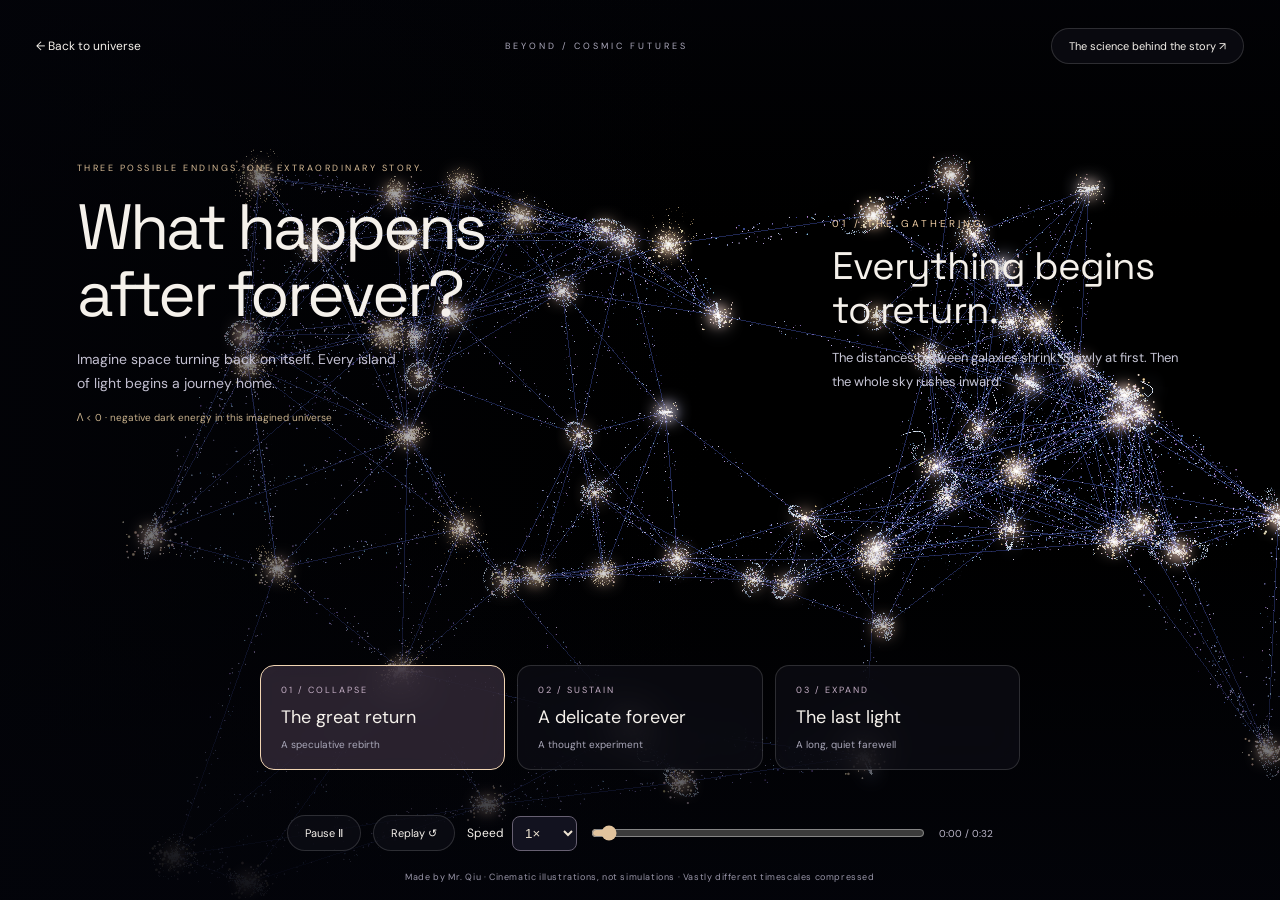
<file: futures.html>
<!doctype html><html lang="en"><head><meta charset="utf-8"><meta name="viewport" content="width=device-width,initial-scale=1"><meta name="theme-color" content="#050511"><title>Cosmic Futures — Beyond</title><link rel="icon" href="assets/favicon.svg"><link rel="stylesheet" href="css/futures.css?v=20261028a"><script type="importmap">{"imports":{"three":"./vendor/three.module.js"}}</script></head><body>
<main id="future-canvas" aria-label="Animated imagined futures of the universe"></main><div class="vignette"></div>
<header><a href="./#solar-system">← Back to universe</a><span>BEYOND / COSMIC FUTURES</span><button id="science-open">The science behind the story ↗</button></header>
<section class="intro"><p class="eyebrow">THREE POSSIBLE ENDINGS. ONE EXTRAORDINARY STORY.</p><h1>What happens<br>after forever?</h1><p id="premise">Imagine space turning back on itself. Every island of light begins a journey home.</p><div id="lambda">Λ &lt; 0 · an imagined universe with negative dark energy</div></section>
<div class="chapter-caption" aria-live="polite"><p id="era">01 / THE GATHERING</p><h2 id="caption">Everything begins to return.</h2><p id="story">The distances between galaxies shrink. Slowly at first. Then the whole sky rushes inward.</p></div>
<nav aria-label="Choose a cosmic future"><button data-chapter="0" aria-pressed="true"><small>01 / COLLAPSE</small><strong>The great return</strong><span>A speculative rebirth</span></button><button data-chapter="1" aria-pressed="false"><small>02 / SUSTAIN</small><strong>A delicate forever</strong><span>A thought experiment</span></button><button data-chapter="2" aria-pressed="false"><small>03 / EXPAND</small><strong>The last light</strong><span>A long, quiet farewell</span></button></nav>
<footer><div class="playback"><button id="play">Pause Ⅱ</button><button id="replay">Replay ↺</button><label class="speed">Speed <select id="playback-speed" aria-label="Animation speed"><option value="0.5">0.5×</option><option value="1" selected>1×</option><option value="2">2×</option><option value="4">4×</option></select></label><label class="scrub">Journey <input id="timeline" aria-label="Chapter progress" type="range" min="0" max="1000" value="0"></label><output id="progress">0:00 / 0:32</output></div><p>Made by Mr. Qiu · Cinematic illustrations, not simulations · Vastly different timescales compressed</p></footer>
<dialog id="science"><button id="science-close">← Back to the story</button><p class="eyebrow">A LITTLE SCIENCE. A LOT OF WONDER.</p><h2>A tiny symbol.<br>A cosmic question.</h2><p>Λ (“lambda”) is Einstein’s cosmological constant: one possible way to describe dark energy. It is not Newton’s gravity constant. The fate of space also depends on its matter, geometry and how dark energy behaves.</p><h3>Collapse · Λ &lt; 0</h3><p>Negative vacuum energy can lead an expanding universe to turn around and collapse. Our glowing rebirth is a speculative Big Bounce, not an established prediction. The outside view and central gathering point are artistic storytelling.</p><h3>Sustain · Λ finely balanced with matter</h3><p>Imagine gravity and cosmic expansion poised on a tightrope. Einstein once explored a static universe with positive Λ balanced against matter and curvature. That balance is unstable: a tiny disturbance can undo it. This is a “what if”, not a forecast, and Λ = 0 does not automatically mean a static universe.</p><h3>Expand · constant Λ &gt; 0</h3><p>If positive dark energy stays constant, expansion can keep accelerating. Faraway galaxies slip beyond view. Bound systems do not simply stretch apart: our local neighbourhood stays together while its stars age. Much later, usable energy becomes scarce—the idea behind heat death.</p><p>The galaxies in this film keep their sizes as their separations grow. This is a stylised view of widely separated galaxies, not a claim that every gravitationally bound neighbour moves apart. The camera is an imaginary outside view: the universe has no known central point of expansion. Recession beyond view and the eventual fading of stars happen on very different timescales, compressed here into seconds.</p><p>We know expansion is accelerating. We do not yet know the final ending.</p><div class="sources"><a href="https://science.nasa.gov/dark-energy/" target="_blank" rel="noopener">NASA · dark energy ↗</a><a href="https://science.nasa.gov/sun/facts/" target="_blank" rel="noopener">NASA · our Sun’s future ↗</a><a href="https://academic.oup.com/mnras/article/421/1/561/990373" target="_blank" rel="noopener">Cosmic balance and collapse ↗</a></div></dialog>
<p id="error" hidden>This journey needs WebGL. <a href="./#solar-system">← Back to universe</a></p><script type="module" src="js/journey/futures.js?v=20261028a"></script></body></html>
</file>
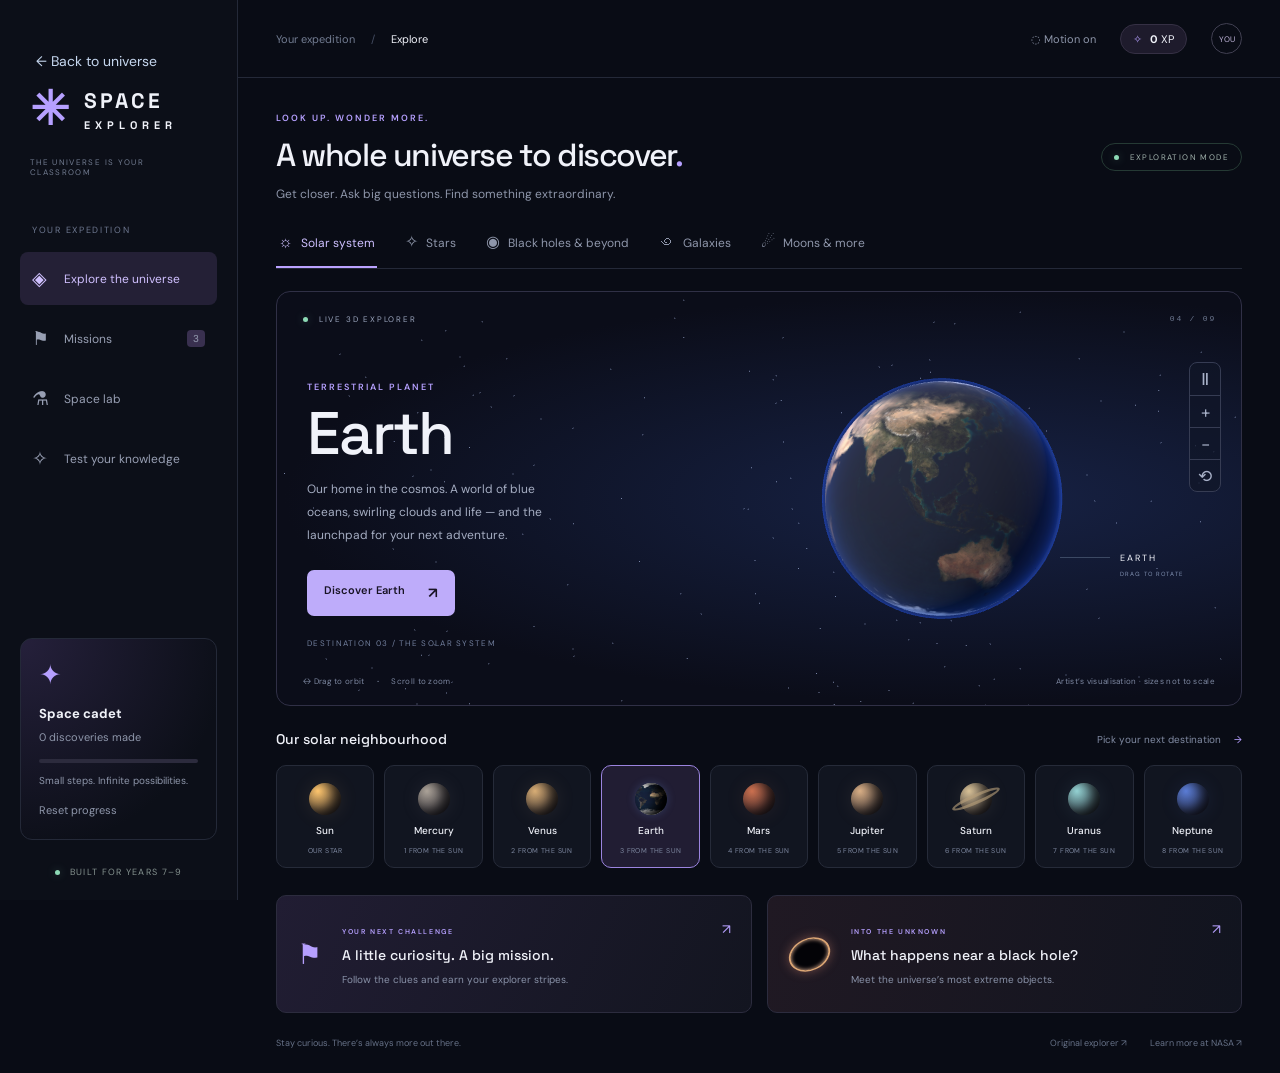
<file: learn.html>
<!doctype html>
<html lang="en">
<head>
<meta charset="utf-8"><meta name="viewport" content="width=device-width,initial-scale=1">
<link rel="icon" href="assets/favicon.svg">
<meta name="theme-color" content="#090c15"><meta name="description" content="Your mission to understand the universe. An interactive space explorer for Years 7–9.">
<title>Space Explorer — Your universe awaits</title>
<link rel="stylesheet" href="css/explorer.css">
<script type="importmap">{"imports":{"three":"./vendor/three.module.js","three/addons/controls/OrbitControls.js":"./vendor/OrbitControls.js"}}</script>
</head>
<body>
<a class="skip" href="#main">Skip to exploration</a>
<aside class="sidebar"><a href="./#solar-system" style="display:block;padding:16px;color:#c6d7ef">← Back to universe</a>
<a class="brand" href="./#solar-system"><span class="brand-symbol">✳</span><span>SPACE<span class="brand-small">EXPLORER</span></span></a>
<div class="edition">THE UNIVERSE IS YOUR CLASSROOM</div>
<div class="nav-label">YOUR EXPEDITION</div>
<nav aria-label="Main navigation">
<button class="nav-item active" data-page="explore"><span>◈</span> Explore the universe</button>
<button class="nav-item" data-page="missions"><span>⚑</span> Missions <small>3</small></button>
<button class="nav-item" data-page="lab"><span>⚗</span> Space lab</button>
<button class="nav-item" data-page="quiz"><span>✧</span> Test your knowledge</button>
</nav>
<div class="sidebar-bottom"><div class="rank-icon">✦</div><strong id="rank">Space cadet</strong><span id="progress-copy">0 discoveries made</span><div class="progress-track"><i id="progress-fill"></i></div><p>Small steps. Infinite possibilities.</p><button id="reset-progress" class="text-button">Reset progress</button></div>
<div class="year-tag"><span class="status-dot"></span> BUILT FOR YEARS 7–9</div>
</aside>
<div class="workspace">
<header class="topbar"><div><span class="breadcrumb">Your expedition</span><span class="slash">/</span><span id="page-title">Explore</span></div><div class="top-actions"><button id="motion" class="text-button" aria-pressed="false">◌ Motion on</button><span class="xp"><span>✧</span> <b id="xp">0</b> XP</span><span class="avatar">YOU</span></div></header>
<main id="main" tabindex="-1">
<section id="explore-page">
<div class="page-heading"><div><div class="eyebrow">LOOK UP. WONDER MORE.</div><h1>A whole universe to discover<span>.</span></h1><p>Get closer. Ask big questions. Find something extraordinary.</p></div><span class="live-tag"><span class="status-dot"></span> EXPLORATION MODE</span></div>
<div class="category-tabs" role="group" aria-label="Choose a space collection"></div>
<section class="universe" aria-label="Interactive celestial object viewer">
<div id="viewport"><div id="render-status">Preparing your window to the universe…</div></div>
<div class="viewer-top"><span><i class="status-dot"></i> LIVE 3D EXPLORER</span><span id="object-index">03 / 09</span></div>
<div class="object-copy"><div class="eyebrow" id="object-type"></div><h2 id="object-name"></h2><p id="object-description"></p><button class="primary" id="discover">Discover Earth <span>↗</span></button><div class="object-coordinate" id="object-coordinate"></div></div>
<div class="planet-label"><span class="label-line"></span><span id="visual-label">EARTH</span><small>DRAG TO ROTATE</small></div>
<div class="viewer-tools"><button id="pause" aria-label="Pause rotation" title="Pause rotation">Ⅱ</button><button id="zoom-in" aria-label="Zoom in" title="Zoom in">+</button><button id="zoom-out" aria-label="Zoom out" title="Zoom out">−</button><button id="reset-view" aria-label="Reset camera" title="Reset camera">⟲</button></div>
<div class="viewer-bottom"><span>↔ Drag to orbit <b>·</b> Scroll to zoom</span><span>Artist’s visualisation · sizes not to scale</span></div>
</section>
<div class="objects-heading"><h3 id="collection-title">Our solar neighbourhood</h3><span>Pick your next destination <span>→</span></span></div>
<div id="object-cards" class="object-cards"></div>
<div class="feature-grid"><button class="feature-card mission-feature" data-page="missions"><span class="feature-icon">⚑</span><div><span class="eyebrow">YOUR NEXT CHALLENGE</span><h3>A little curiosity. A big mission.</h3><p>Follow the clues and earn your explorer stripes.</p></div><span class="feature-arrow">↗</span></button><button class="feature-card hole-feature" id="black-hole-link"><span class="mini-hole"></span><div><span class="eyebrow">INTO THE UNKNOWN</span><h3>What happens near a black hole?</h3><p>Meet the universe’s most extreme objects.</p></div><span class="feature-arrow">↗</span></button></div>
</section>
<section id="activity-page" hidden></section>
<footer><span>Stay curious. There’s always more out there.</span><a href="classic.html">Original explorer ↗</a><a href="https://science.nasa.gov/solar-system/" target="_blank" rel="noreferrer">Learn more at NASA ↗</a></footer>
</main>
</div>
<dialog id="detail-dialog"><button class="dialog-close" aria-label="Close details">×</button><div id="detail-content"></div></dialog>
<div id="toast" role="status" aria-live="polite"></div>
<script type="module" src="js/explorer.js"></script>
</body></html>
</file>
<file: css/futures.css>
@import url('https://fonts.googleapis.com/css2?family=DM+Sans:wght@400;500&family=Space+Grotesk:wght@400;500&display=swap');
*{box-sizing:border-box}body{margin:0;background:#03040a;color:#f5f1eb;font-family:'DM Sans',sans-serif;overflow:hidden}button,a,input{-webkit-tap-highlight-color:transparent}button,a{color:inherit}button{font:inherit;cursor:pointer}a{text-decoration:none}button:focus-visible,a:focus-visible,input:focus-visible{outline:2px solid #ead2a3;outline-offset:4px}[hidden]{display:none!important}#future-canvas,.vignette{position:fixed;inset:0}canvas{display:block;width:100%;height:100%}.vignette{pointer-events:none;background:linear-gradient(90deg,#03040ab3,transparent 55%),linear-gradient(#03040a88,transparent 25%,transparent 60%,#03040ae8)}header{position:fixed;top:28px;left:36px;right:36px;display:flex;align-items:center;justify-content:space-between;font-size:12px}header span{font-size:9px;letter-spacing:3px;color:#adaabd}button{border:1px solid #ffffff25;background:#10101a90;border-radius:24px;padding:10px 17px;backdrop-filter:blur(18px)}header button{font-size:11px}.intro{position:fixed;top:17%;left:6%;max-width:430px;pointer-events:none}.eyebrow{font-size:9px;letter-spacing:2.5px;color:#d8bc96}h1{font:400 clamp(40px,5vw,76px)/1.05 'Space Grotesk',sans-serif;letter-spacing:-3px;margin:20px 0}#premise{font-size:14px;line-height:1.7;color:#c2bfd0;max-width:320px}#lambda{font-size:10px;line-height:1.6;color:#c9b28d;max-width:300px}.chapter-caption{position:fixed;right:7%;top:23%;width:28%;text-shadow:0 2px 25px #000;pointer-events:none}#era{font-size:10px;letter-spacing:3px;color:#e9c8a0}h2{font:400 clamp(24px,3vw,42px)/1.15 'Space Grotesk',sans-serif;letter-spacing:-1px;margin:14px 0}#story{font-size:13px;line-height:1.8;color:#c7c6d6}nav{position:fixed;bottom:130px;left:50%;transform:translateX(-50%);display:flex;gap:12px;width:min(760px,90%)}nav button{border-radius:14px;flex:1;text-align:left;padding:18px 20px;transition:background .5s,border-color .5s}nav button[aria-pressed=true]{background:#50405480;border-color:#f1d5b3}nav small,nav strong,nav span{display:block}nav small{font-size:9px;letter-spacing:2px;color:#c6b0c7}nav strong{font-weight:400;font-size:18px;margin:9px 0}nav span{font-size:10px;color:#aaa8ba}footer{position:fixed;bottom:17px;left:6%;right:6%;text-align:center}.playback{display:flex;justify-content:center;align-items:center;gap:12px}.playback button{font-size:11px}footer p{font-size:9px;letter-spacing:.6px;color:#9996a9;margin:20px 0 0}.scrub{font-size:0;display:flex;width:30%;max-width:360px}input{width:100%;accent-color:#e1c39d}output{font-size:10px;color:#bdb8cb;font-variant-numeric:tabular-nums}dialog{border:1px solid #ffffff30;border-radius:20px;background:#10101a;color:#eee7f2;width:min(700px,92vw);max-height:85vh;padding:30px;line-height:1.8}dialog::backdrop{background:#000b;backdrop-filter:blur(12px)}dialog p{font-size:14px;color:#c9c3d4}dialog h3{font-size:17px;color:#ecd1ad}#science-close{position:sticky;top:0;background:#222130}.sources{display:flex;flex-wrap:wrap;gap:18px;font-size:12px;color:#e8c99d}#error{position:fixed;top:45%;left:10%;background:#111;padding:30px}body[data-chapter="2"] #lambda{color:#94c4e4}@media(max-width:700px){header{top:18px;left:20px;right:20px}header span{display:none}header button{max-width:140px;font-size:10px;padding:8px}.intro{top:12%;left:6%;max-width:88%}h1{font-size:40px;margin:10px 0;letter-spacing:-1.7px}.eyebrow{font-size:8px}#premise{font-size:12px;max-width:280px;margin:7px 0}#lambda{font-size:9px}.chapter-caption{top:45%;left:6%;right:auto;width:82%}h2{font-size:28px;margin:8px 0}#story{font-size:12px;max-width:320px;margin:5px 0}nav{bottom:130px;gap:6px;width:94%}nav button{padding:12px 9px}nav small{font-size:7px;letter-spacing:1px}nav strong{font-size:13px}nav span{font-size:9px}.playback{gap:6px;flex-wrap:wrap}.playback button{padding:8px 12px}.scrub{width:32%}footer{left:3%;right:3%;bottom:14px}footer p{font-size:8px;line-height:1.5;margin-top:12px}output{font-size:9px}}@media(max-height:650px){.intro{top:13%}h1{font-size:38px}nav{bottom:100px}nav button{padding:10px}nav span{display:none}.chapter-caption{top:23%}footer p{margin-top:9px}}

.speed{display:flex;align-items:center;gap:8px;font-size:12px}.speed select{background:#12121f;color:#eee4d2;border:1px solid #676072;border-radius:8px;padding:8px;cursor:pointer}.playback{flex-wrap:wrap}
</file>
<file: css/explorer.css>
@import url('https://fonts.googleapis.com/css2?family=DM+Sans:wght@400;500;600;700&family=Space+Grotesk:wght@400;500;600;700&display=swap');
:root{color-scheme:dark;--bg:#090c15;--panel:#10141f;--border:#242938;--muted:#8e96aa;--text:#f0f2f9;--accent:#b6a0ff;--green:#8ddab6}*{box-sizing:border-box}body{margin:0;background:var(--bg);color:var(--text);font:14px 'DM Sans',sans-serif}button,a,input,select{ -webkit-tap-highlight-color:transparent}button,input,select{font:inherit}button,a{touch-action:manipulation}button{cursor:pointer;color:inherit}button{border:0}a{color:inherit;text-decoration:none}button:focus-visible,a:focus-visible,input:focus-visible,select:focus-visible{outline:2px solid var(--accent);outline-offset:4px}button:disabled{cursor:default}h1,h2,h3,.brand{font-family:'Space Grotesk',sans-serif}button:hover{filter:brightness(1.13)}.sidebar{width:238px;position:fixed;inset:0 auto 0 0;border-right:1px solid var(--border);padding:36px 20px 22px;display:flex;flex-direction:column;background:#0c0f18}.brand{display:flex;align-items:center;gap:12px;font-size:21px;letter-spacing:3px;font-weight:700;padding:0 10px}.brand-symbol{font-size:47px;color:var(--accent);line-height:1}.brand-small{display:block;font-size:11px;letter-spacing:5px;margin-top:4px}.edition{font-size:8px;letter-spacing:1.35px;color:#727c91;margin:24px 10px 47px}.nav-label{color:#6e7890;letter-spacing:1.7px;font-size:9px;margin:0 12px 16px}.nav-item{background:none;width:100%;padding:14px 12px;text-align:left;border-radius:8px;font-size:12px;color:#989fb3;margin-bottom:7px;display:flex;align-items:center;gap:12px}.nav-item>span{font-size:19px;width:20px}.nav-item.active{background:#242036;color:#d0c0ff}.nav-item small{margin-left:auto;background:#39304f;border-radius:4px;padding:2px 6px}.sidebar-bottom{margin-top:auto;border:1px solid var(--border);border-radius:12px;padding:18px;position:relative;background:radial-gradient(ellipse at top left,#25203b,transparent 75%)}.rank-icon{color:var(--accent);font-size:27px;margin-bottom:13px}.sidebar-bottom strong,.sidebar-bottom>span{display:block}.sidebar-bottom strong{font-size:13px}.sidebar-bottom>span{font-size:11px;color:var(--muted);margin-top:8px}.progress-track{height:4px;background:#2c2b3d;border-radius:3px;margin-top:15px;overflow:hidden}.progress-track i{display:block;height:100%;background:var(--accent)}.sidebar-bottom p{font-size:10px;color:var(--muted);line-height:1.6}.text-button{background:none;color:var(--muted);font-size:11px;padding:4px 0}.year-tag{font-size:9px;letter-spacing:1.3px;text-align:center;margin-top:26px;color:#85928f}.status-dot{display:inline-block;width:5px;height:5px;background:var(--green);border-radius:100%;margin-right:7px;box-shadow:0 0 10px #8ddab655}.workspace{margin-left:238px}.topbar{height:78px;border-bottom:1px solid var(--border);display:flex;align-items:center;justify-content:space-between;padding:0 38px;font-size:11px}.breadcrumb{color:#727c91}.slash{margin:0 16px;color:#444d62}.top-actions{display:flex;gap:24px;align-items:center}.xp{font-size:11px;background:#1e1b2c;border:1px solid #353044;padding:7px 12px;border-radius:20px}.xp span{color:var(--accent);margin-right:5px}.avatar{display:grid;place-items:center;border:1px solid #414052;border-radius:50%;width:31px;height:31px;font-size:8px;color:#bfb4d9}main{padding:34px 38px 0;max-width:1660px;margin:auto}.eyebrow{font-size:9px;letter-spacing:2px;font-weight:600;color:var(--accent)}.page-heading{display:flex;align-items:center;justify-content:space-between;margin-bottom:29px}h1{font-size:clamp(25px,2.5vw,38px);letter-spacing:-1.4px;font-weight:500;margin:11px 0}h1>span{color:var(--accent)}.page-heading p{font-size:12px;color:var(--muted);margin:0}.live-tag{font-size:8px;letter-spacing:1.4px;color:#a2b3ad;border:1px solid #253a34;border-radius:20px;padding:8px 12px;white-space:nowrap}.category-tabs{display:flex;gap:26px;border-bottom:1px solid var(--border);margin-bottom:22px;overflow-x:auto}.category-tabs button{background:none;color:var(--muted);font-size:12px;white-space:nowrap;padding:0 2px 14px;border-bottom:2px solid transparent}.category-tabs button.active{color:#cec0ff;border-color:#baa2ff}.category-tabs button span{margin-right:8px;font-size:16px}.universe{height:415px;min-height:360px;border:1px solid #303046;border-radius:14px;position:relative;overflow:hidden;background:radial-gradient(ellipse at 72% 50%,#172245,#0b0d19 70%)}#viewport{position:absolute;inset:0}#viewport canvas{display:block;width:100%;height:100%;touch-action:none}#render-status{position:absolute;top:46%;right:10%;font-size:12px;color:var(--muted);max-width:220px}.viewer-top{position:absolute;top:22px;left:26px;right:25px;display:flex;justify-content:space-between;font-size:8px;letter-spacing:1.8px;color:#9ca6be;pointer-events:none}.viewer-top>span:last-child{font-family:monospace;color:#6d7890}.object-copy{position:absolute;left:30px;top:89px;width:33%;pointer-events:none}.object-copy h2{font-size:60px;font-weight:500;letter-spacing:-2px;margin:9px 0 13px;line-height:1.05}.object-copy p{font-size:12px;line-height:1.9;color:#a5adc2;max-width:270px}.primary{display:inline-flex;justify-content:space-between;gap:23px;background:#beacfa;color:#181324;border-radius:7px;padding:13px 17px;font-weight:600;font-size:11px;pointer-events:auto;margin-top:12px}.primary span{font-size:15px}.object-coordinate{font-size:8px;letter-spacing:1.3px;color:#727f9d;margin-top:22px}.planet-label{position:absolute;right:6%;top:63%;font-size:9px;letter-spacing:2px;pointer-events:none}.planet-label small{display:block;font-size:6px;letter-spacing:1px;color:#8191b2;margin-top:6px}.label-line{height:1px;width:50px;background:#7a8fa766;position:absolute;right:calc(100% + 10px);top:5px}.viewer-tools{position:absolute;right:20px;top:70px;display:flex;flex-direction:column;border:1px solid #363c53;background:#111728bb;border-radius:8px;overflow:hidden}.viewer-tools button{width:30px;height:32px;background:none;color:#a8b1c8;font-size:17px}.viewer-tools button+button{border-top:1px solid #363c53}.viewer-bottom{position:absolute;bottom:19px;left:26px;right:26px;display:flex;justify-content:space-between;pointer-events:none;color:#7e88a1;font-size:8px;letter-spacing:.3px}.viewer-bottom b{margin:0 10px}.objects-heading{display:flex;justify-content:space-between;align-items:center;margin:24px 0 15px}.objects-heading h3{font-size:14px;font-weight:500;margin:0}.objects-heading>span{font-size:10px;color:#828ca4}.objects-heading>span span{margin-left:10px;color:var(--accent)}.object-cards{display:flex;gap:10px;overflow-x:auto;padding:2px 0 9px;scrollbar-width:thin;scrollbar-color:#373448 transparent}.object-card{flex:1;min-width:95px;background:#111520;border:1px solid #262b39;border-radius:10px;padding:17px 8px 12px;display:flex;align-items:center;flex-direction:column;gap:9px;position:relative}.object-card.active{border-color:#9b84df;background:#211d33}.object-card strong{font-size:10px;font-weight:500}.object-card small{font-size:7px;color:#7e88a0;letter-spacing:.4px}.orb{display:block;width:32px;height:32px;border-radius:50%;background:radial-gradient(circle at 28% 25%,var(--planet),#15141e 90%);box-shadow:inset -7px -4px 10px #0008,0 0 20px color-mix(in srgb,var(--planet),transparent 90%)}.orb.saturn{position:relative}.orb.saturn:after{content:'';position:absolute;inset:11px -10px;border:3px solid #b9a17b9c;border-radius:50%;transform:rotate(-24deg)}.orb.earth{background:url('../assets/earth.jpg') 44% center/auto 100%;box-shadow:inset -10px -2px 12px #000,0 0 8px #6791d844}.orb.black-hole{background:#020206;box-shadow:0 0 0 2px #e8a86b,0 0 13px #d67eaa}.visited-mark{position:absolute;top:7px;right:7px;color:var(--green);font-size:8px}.feature-grid{display:grid;grid-template-columns:1fr 1fr;gap:15px;margin-top:18px}.feature-card{position:relative;display:flex;align-items:center;gap:20px;text-align:left;border:1px solid #2c2c3e;border-radius:10px;padding:24px 20px;background:linear-gradient(115deg,#211d33,#131520)}.feature-card .eyebrow{font-size:7px;letter-spacing:1.6px}.feature-card h3{font-size:14px;font-weight:500;margin:8px 0}.feature-card p{font-size:10px;color:#8992a8;margin:0;line-height:1.6}.feature-icon{color:var(--accent);font-size:28px}.feature-arrow{margin-left:auto;align-self:flex-start;color:var(--accent)}.hole-feature{background:linear-gradient(100deg,#201923,#11141f)}.mini-hole{flex-shrink:0;width:43px;height:43px;background:#030307;border:2px solid #dba675;border-radius:50%;box-shadow:0 0 12px #c9816c77,inset 0 0 5px #e5b69a;transform:rotate(-25deg) scaleY(.75)}footer{display:flex;gap:23px;justify-content:flex-end;color:#667187;font-size:9px;padding:24px 0}footer>span{margin-right:auto}dialog{width:min(610px,92vw);max-height:85vh;background:#141826;color:var(--text);border:1px solid #45415b;border-radius:18px;padding:38px;box-shadow:0 20px 100px #0009}dialog::backdrop{background:#03050cbb;backdrop-filter:blur(8px)}.dialog-close{position:absolute;right:16px;top:12px;background:none;font-size:25px;color:var(--muted)}dialog h2{font-size:38px;margin:12px 0}dialog p{color:#a9b2c8;line-height:1.8}.fact-grid{display:grid;grid-template-columns:1fr 1fr;gap:10px;margin:24px 0}.fact{padding:16px;background:#1d2232;border-radius:9px}.fact small{display:block;color:#8f9bb4;font-size:10px;margin-bottom:9px}.fact strong{font-size:13px;font-weight:500}.insight{border-left:2px solid var(--accent);padding:4px 16px;background:#b9a3ff09}#toast{position:fixed;left:50%;bottom:26px;transform:translate(-50%,20px);opacity:0;pointer-events:none;transition:.2s;background:#d2c3ff;color:#211b32;border-radius:10px;padding:14px 24px;font-size:12px;z-index:10}#toast.show{opacity:1;transform:translate(-50%,0)}.activity-heading{margin:10px 0 30px}.activity-heading p{color:var(--muted);line-height:1.8}.activity-grid{display:grid;grid-template-columns:repeat(3,1fr);gap:20px}.activity-card,.lab-panel,.quiz-panel{border:1px solid var(--border);border-radius:14px;padding:27px;background:linear-gradient(130deg,#1c1b2e,#111622)}.activity-card h2{font-size:22px}.activity-card p{line-height:1.8;color:var(--muted);font-size:12px}.task-row{padding:13px 0;color:#a5aec4;font-size:12px;border-bottom:1px solid var(--border)}.task-row.done{color:var(--green)}.lab-grid{display:grid;grid-template-columns:1fr 1fr;gap:20px}.lab-panel h2{margin-top:0}.lab-panel p{color:var(--muted);line-height:1.8;font-size:12px}select{background:#242638;color:#ddd4f4;border:1px solid #444059;border-radius:7px;padding:12px;width:100%;margin:8px 0 20px}label{font-size:12px;color:#a9b0c2}input[type=range]{accent-color:var(--accent);width:100%;margin:20px 0}.gravity-number{font-size:58px;color:var(--accent);font-family:'Space Grotesk',sans-serif;margin:18px 0}.compare-row{display:grid;grid-template-columns:1fr 1fr;gap:18px}.compare-visual{height:135px;display:flex;align-items:center;justify-content:center;gap:20px}.compare-visual .orb{flex-shrink:0}.comparison-table{width:100%;border-collapse:collapse;font-size:11px}.comparison-table td,.comparison-table th{text-align:left;padding:13px 6px;border-bottom:1px solid var(--border)}.comparison-table th{color:var(--muted);font-weight:400}.quiz-panel{max-width:730px;margin:auto}.quiz-panel h2{font-size:26px;line-height:1.4}.answer{display:block;text-align:left;width:100%;padding:16px;margin:10px 0;background:#25283a;border:1px solid #383d51;border-radius:9px}.answer.correct{border-color:var(--green);background:#183c32}.answer.incorrect{border-color:#dc939d;background:#432b3a}.feedback{line-height:1.8;color:#b7bfd4;margin-top:20px}.skip{position:fixed;top:-100px;z-index:100;background:var(--accent);color:#12111b;padding:14px}.skip:focus{top:0}[hidden]{display:none!important}@media(min-width:1600px){.universe{height:490px}.object-copy{top:110px}.object-copy h2{font-size:76px}.object-copy p{font-size:14px}}@media(max-width:1150px){.sidebar{width:195px;padding:28px 13px}.workspace{margin-left:195px}main{padding:28px 24px 0}.topbar{padding:0 24px}.live-tag{display:none}.brand{font-size:18px}.brand-symbol{font-size:38px}.edition{font-size:7px}.nav-item{font-size:11px;gap:7px}.object-copy h2{font-size:49px}.object-copy{width:35%}.feature-card{padding:18px 15px;gap:12px}.feature-card h3{font-size:12px}.activity-grid{grid-template-columns:1fr}.lab-grid{grid-template-columns:1fr}}@media(max-width:760px){.sidebar{position:static;width:100%;padding:15px 17px;border-right:0;border-bottom:1px solid var(--border)}.brand{font-size:15px;padding:0}.brand-symbol{font-size:32px}.brand-small{font-size:8px;letter-spacing:4px}.edition,.nav-label,.sidebar-bottom,.year-tag{display:none}.sidebar nav{display:flex;gap:5px;overflow:auto;margin-top:17px}.nav-item{white-space:nowrap;margin:0;width:auto;padding:9px 10px;flex-shrink:0;font-size:10px}.nav-item>span{font-size:14px;width:auto}.nav-item small{display:none}.workspace{margin:0}.topbar{height:54px;padding:0 19px}.top-actions{gap:14px}.avatar{display:none}main{padding:24px 18px 0}h1{font-size:27px;letter-spacing:-1px}.page-heading p{font-size:11px;line-height:1.7}.page-heading{margin-bottom:25px}.category-tabs{gap:22px}.category-tabs button{font-size:11px}.universe{height:560px}.viewer-top{left:18px;right:18px;top:18px}.object-copy{left:22px;top:49px;width:80%}.object-copy h2{font-size:45px;margin:8px 0}.object-copy p{max-width:285px;font-size:11px;line-height:1.7}.primary{margin-top:5px}.object-coordinate{display:none}.viewer-tools{top:auto;bottom:64px;right:12px}.planet-label{top:75%;right:15%}.viewer-bottom{font-size:7px;left:18px;right:18px;gap:15px}.viewer-bottom>span{max-width:45%;line-height:1.8}.feature-grid{grid-template-columns:1fr}.objects-heading>span{font-size:8px}.objects-heading h3{font-size:12px}.object-card{min-width:87px}.feature-card{padding:22px}.feature-card h3{font-size:14px}footer{flex-wrap:wrap;justify-content:flex-start;gap:15px;line-height:1.8}footer>span{width:100%}dialog{padding:28px}.activity-heading h1{font-size:29px}.fact{padding:12px}.fact strong{font-size:11px}.lab-panel{padding:20px}}@media(prefers-reduced-motion:reduce){*{scroll-behavior:auto!important;transition:none!important}}
.object-copy h2.long-name{font-size:37px;letter-spacing:-1px;line-height:1.12}@media(max-width:760px){.object-copy h2.long-name{font-size:32px}.viewer-tools button{width:36px;height:36px}}
</file>
